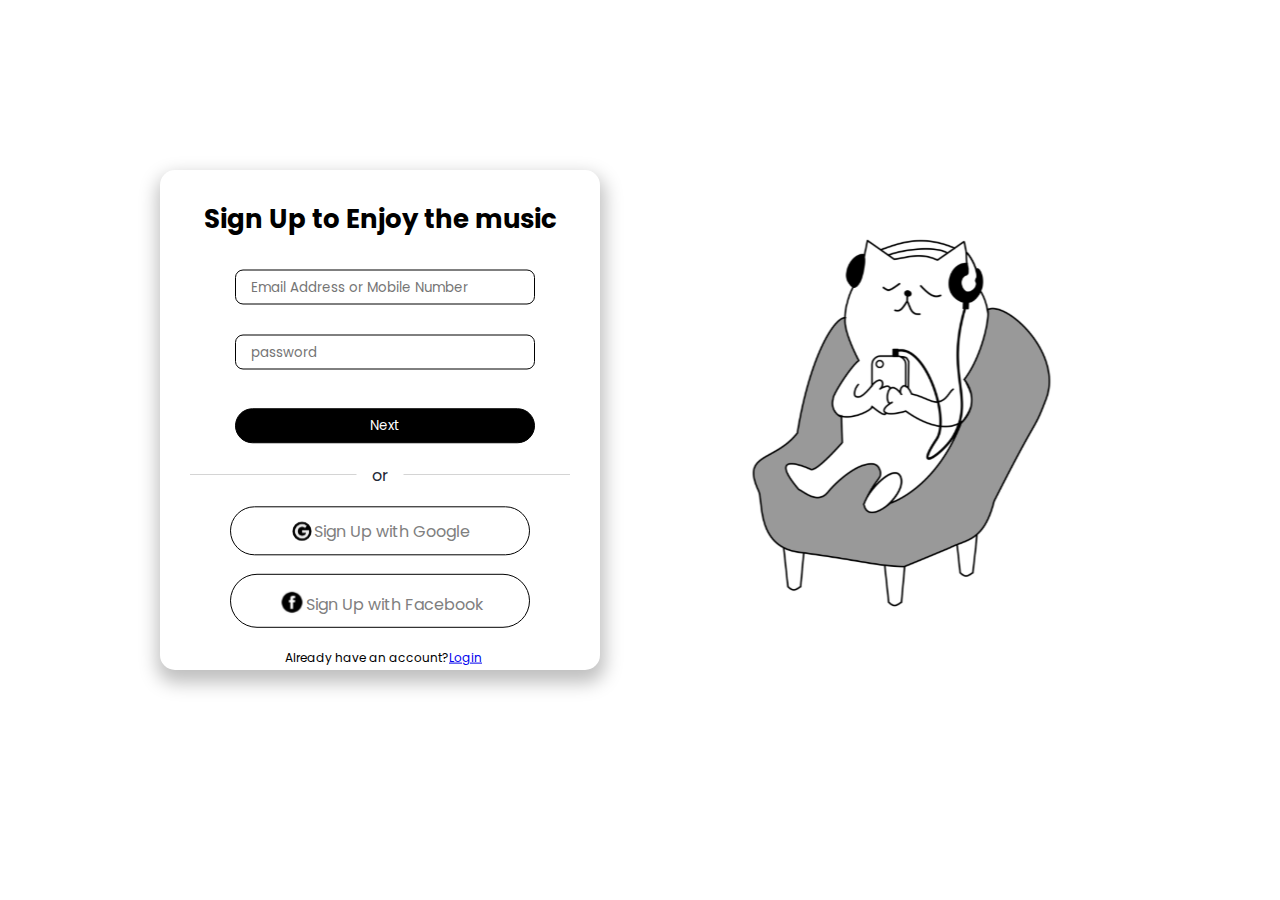
<file: index.html>
<!DOCTYPE html>
<html lang="en">

<head>
    <meta charset="UTF-8">
    <meta name="viewport" content="width=device-width, initial-scale=1.0">
    <title>Interactive Music Playlist Generator</title>
    <link rel="stylesheet" href="style.css">
</head>

<body>
 <section class="container forms">
    <div class="form login">
        <header>Sign Up to Enjoy the music</header>
        <form action="#">
            <div class="field input-field img">
               
                <input type="email" 
                placeholder="Email Address or Mobile Number" class="input">
            </div>
            <div class="field input-field">
                <input type="password" placeholder="password" class="password">
            </div>
            <div class="field button-field">
               <button class="next">Next</button>
            </div>
            <div class="line"></div>
           
            <div id="container">
                
            
                <!-- Google Sign Up Button -->
                <div id="googleBtn" class="btn" onclick="signInWithGoogle()">
                    <img src="icon2.svg" class="icon" alt="" width="20px" height="20px">
                    Sign Up with Google
                </div>
            
                <!-- Facebook Sign Up Button -->
                <div id="facebookBtn" class="btn" onclick="signInWithFacebook()">
                   
                    <img src="icon1.svg" class="icon" alt="" width="25px" height="25px">
                    Sign Up with Facebook
                </div>
            </div>
             <div class="form-link">
                <span>Already have an account?<a href="#" class="signup-link">Login</a></span>
            </div>
        </form>
    </div>
    <div>
        <img class="signupimg" src="image 2.svg" alt="image">
    </div>
 </section>

</body>

</html>
</file>
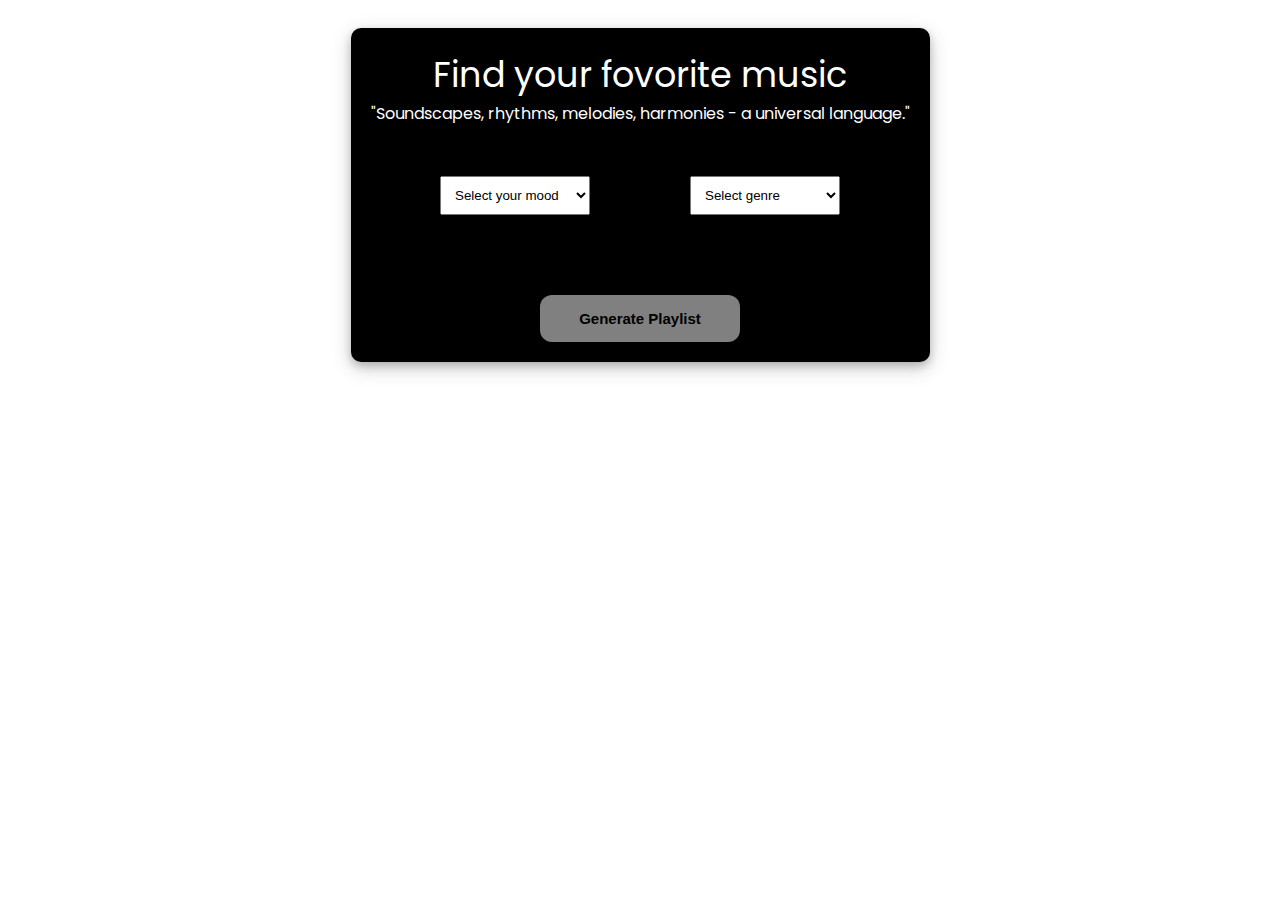
<file: html2.html>
<html>
  <head>
    <link
      href="https://fonts.googleapis.com/css?family=Poppins"
      rel="stylesheet"
    />
  </head>
  <body style="font-family: 'Poppins'">
    <div
      style="
        display: flex;
        justify-content: center;
        align-items: center;
        padding: 20px;
        align-items: center;
      "
    >
      <div
        style="
          border-radius: 10px;
          background: black;
          color: white;
          padding: 20px;
          display: flex;
          flex-direction: column;
          justify-content: center;
          align-items: center;
          box-shadow: 0 4px 8px 0 rgba(0, 0, 0, 0.2),
            0 6px 20px 0 rgba(0, 0, 0, 0.19);
        "
      >
        <span style="font-weight: 700px; font-size: 35px"
          >Find your fovorite music</span
        >
        <span style="font-weight: 400"
          >"Soundscapes, rhythms, melodies, harmonies - a universal
          language."</span
        >

        <div
          style="
            display: flex;
            justify-content: space-between;
            margin: 50px;
            width: 400px;
          "
        >
          <select name="mood" id="mood" style="padding: 10px; width: 150px">
            <option value="volvo">Select your mood</option>
            <option value="saab">Happy</option>
            <option value="mercedes">Chill</option>
            <option value="audi">Energetic</option>
          </select>
          <select name="mood" id="mood" style="padding: 10px; width: 150px">
            <option value="volvo">Select genre</option>
            <option value="saab">Pop</option>
            <option value="mercedes">Rock</option>
            <option value="audi">Jazz</option>
          </select>
        </div>
        <button
          style="
            background: #d9d9d996;
            color: black;
            font-size: 15px;
            padding: 15px;
            border-radius: 12px;
            outline: none;
            border: none;
            font-weight: 700;
            width: 200px;
            margin-top: 30px;
            cursor: pointer;
          "
        >
          <a href="playlist.html" style="text-decoration: none; color: black">
            Generate Playlist</a
          >
        </button>
      </div>
    </div>
  </body>
</html>
</file>
<file: style.css>
@import url('https://fonts.googleapis.com/css2?family=Poppins:wght@300;400;500;600&display=swap');

*{
    margin: 0;
    padding: 0;
    box-sizing: border-box;
    font-family: 'Poppins', sans-serif;
    
}
.container{
    height:70vh;
    width: 100%;
    display: flex;
    align-items: center;
    justify-content:center;
    background-color: #ffff;
}
/*card*/
.form{
    margin-left: 80px;
    margin-top: 210px;
    width: 550px;
     height: 500px;
    max-width: 440px;
    width: 100%;
    padding: 30px;
    border-radius:15px;
    background-color: #ffff;
    box-shadow: 1px 9px 18px 4px rgba(0, 0, 0, 0.25);
}
header{
    color: black;
    text-align: center;
    color: #000;
    font-size: 26px;
    font-style: normal;
    font-weight: 700;
    line-height: normal;
}

form{
    margin-top:4px;
    
    
}
.form .field{
    height: 65px;
    width: 300px;
   padding-top: 30px;


}
.field input{
    height: 100%;
    width: 100%;

  
}
.next{
    border-radius: 60px;
    border: 1px solid #000;
    background: #000;
    height: 100%;
    width: 100%;
    color: #FFF;
    transform: translate(15%, 15%);
    align-items: center;
        justify-content: center;
}
.field input{
    padding: 0 15px;
    border: 1px solid black;
    border-radius: 8px;
    transform: translate(15%, -10%);
     
}
.signupimg{
    padding-top: 210px;
    width: 550px;
    height: 600px;
    justify-content: center;
}
.signupimg{
    margin: 0 25px;
    justify-content: space-between;
}
.line{
    position: relative;
    height: 1px;
    width: 100%;
    margin: 36px 0;
    background-color:#d4d4d4 ;
}
.line::before{
    content: 'or';
    position: absolute;
    top: 50%;
    left: 50%;
    transform: translate(-50%,-50%);
    background-color: #FFF;
    color: #232836;
    padding: 0 15px;
}

 #container {
     text-align: center;
 }

 .btn {
     display: inline-block;
     padding: 10px 20px;
     font-size: 16px;
     margin: 10px;
     cursor: pointer;
 }

 #googleBtn {
    background-color: white;
        color: gray;
        border: 1px solid black;
     border-radius: 50px;
    transform: translate(0%, -30%);
    width: 300px;
 }

 #facebookBtn {
    width: 300px;
     background-color:white;
     color:gray;
     border: 1px solid black;
    border-radius: 50px;
    transform: translate(0%, -30%);
 }
 .form-link{
    transform: translate(25%, -30%);
    font-size: 12px;
 }
 .icon {
     transform: translate(10%, 20%);
     text-align: left;
     justify-content: left;
 }
 .findsong{
    width: 950px;
        height: 500px;
    border-radius: 20px;
        border: 1px solid #000;
        background: #000;
        box-shadow: 20px 20px 50px 4px rgba(0, 0, 0, 0.25);
        text-align: center;
        justify-content: center;
        transform: translate(17%, 15%);
 }
 h6{
    color: #FFF;
    font-size: 30px;
    margin-top: 50px;

 }
 p1{
    color: #FFF;
    
 }
 /* dropdown */
 .dropdown{
    min-width: 15em;
    position: relative;
    margin: 2em;
 }
 .dropdown *{
    box-sizing: border-box;
 }
 .select{
    background-color: #FFF;
    color: #000;
    display: flex;
    justify-content: space-between;
    align-items: center;
    border: 1px solid #FFF;
    border-radius: 0.5em;
    padding: 1em;
    cursor: pointer;
    transition: background 0.3s ;
 }
 .select-clicked{
    border: 1px solid #FFF;
    box-shadow: 0 0 0.8em #ffff;
 }
.select:hover{
    background-color:#dbcfcf ;
}
.caret{
    width: 0;
    height: 0;
    border-left: 5px solid transparent;
    border-right: 5px solid transparent;
    border-top: 6px solid #FFF;
    transition: 0.3s;
}

.caret-rotate{
    transform: rotate(180deg);
}
.menu{
    list-style: none;
    padding: 0.2em 0.5em;
    background: #323741;
    border:1px #363a43 solid;
    box-shadow: 0 0.5em 1em rgba(0, 0, 0, 0.2);
    border-radius: 0.5em;
    color: #9fa5b5;
    position: absolute;
    top:3em;
    left: 50%;
    width: 100%;
    transform: translateX(-50%);
    opacity: 0;
    display: none;
    transition: 0.2s;
    z-index: 1;
}
.menu li{
    padding: 0.7em 0.5em;
    margin: 0.3em 0;
    border-radius: 0.5em;
    cursor: pointer;
}
.menu li:hover{
    background: #2a2d35;
}
.active{
    background: #23242a;
}
.menu-open{
    display: block;
    opacity: 1;
}
.song{
    background-image: url(song.svg)
  
}
</file>
